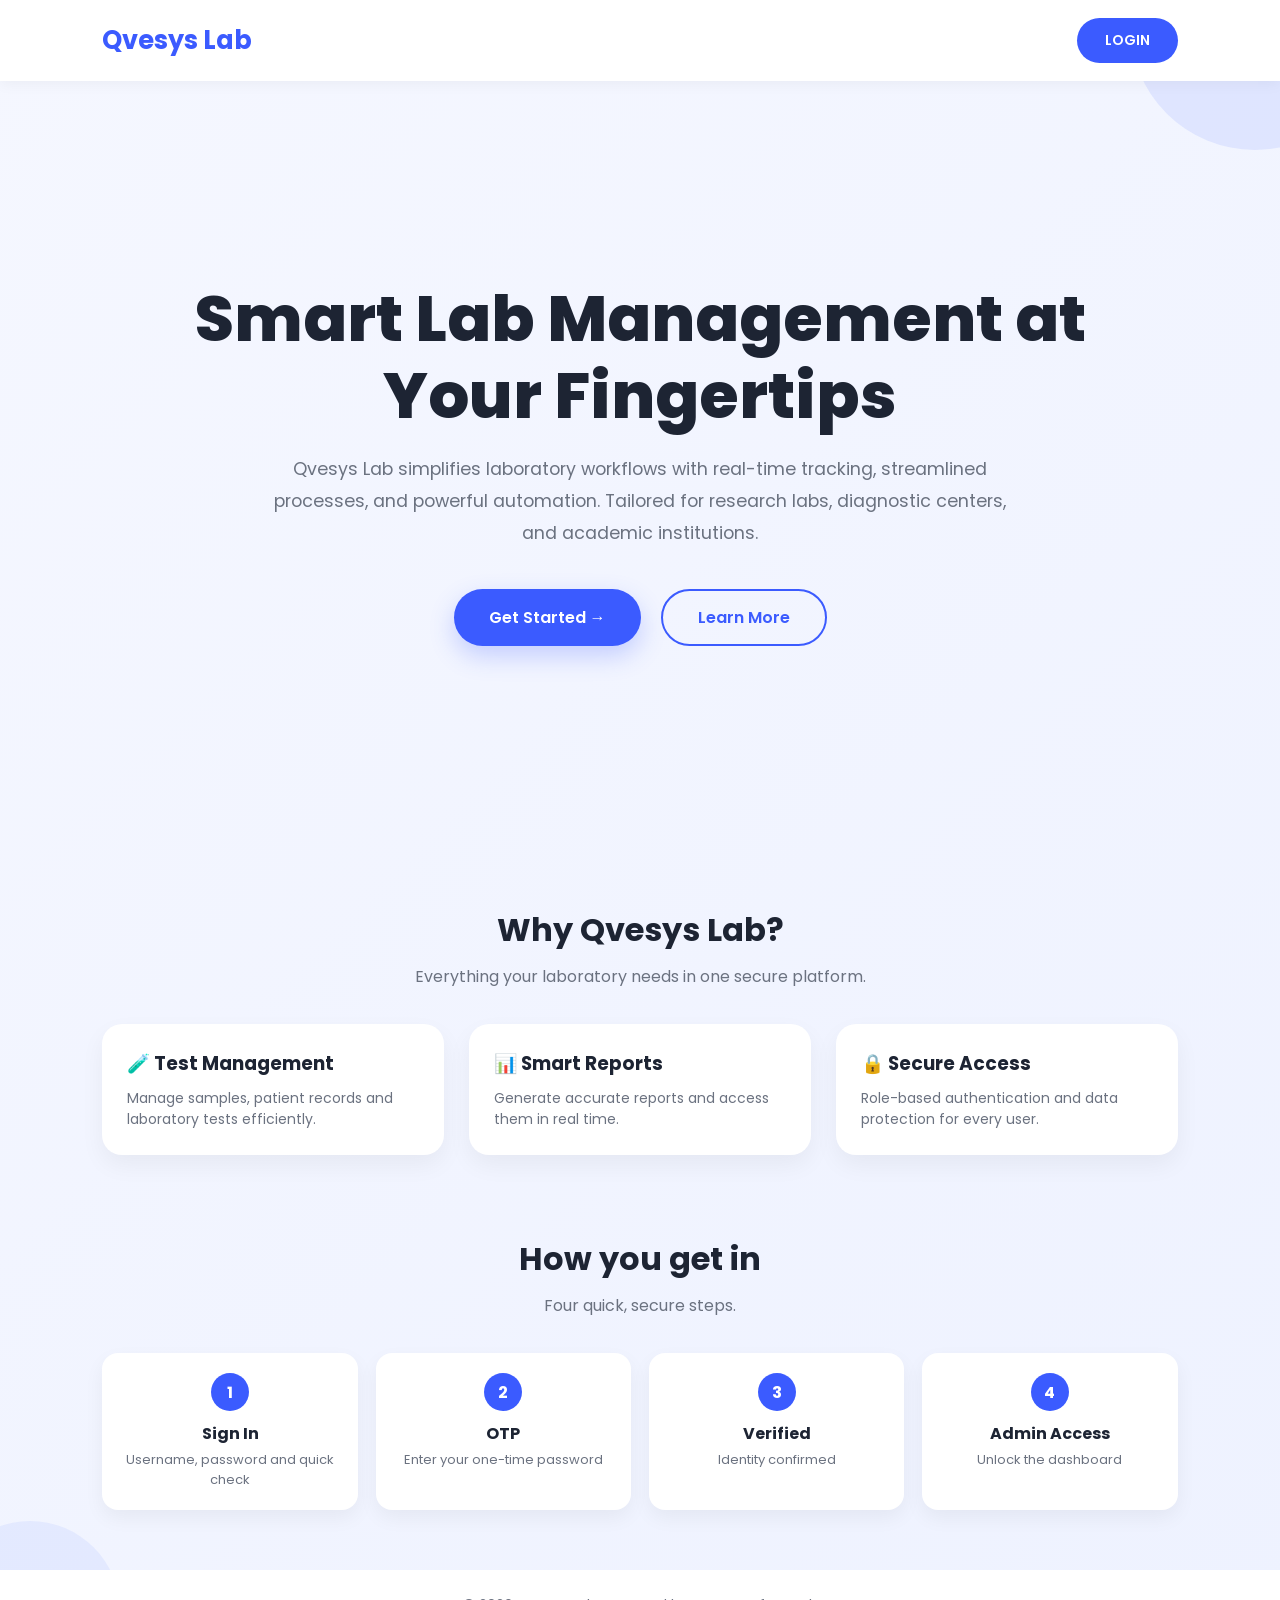
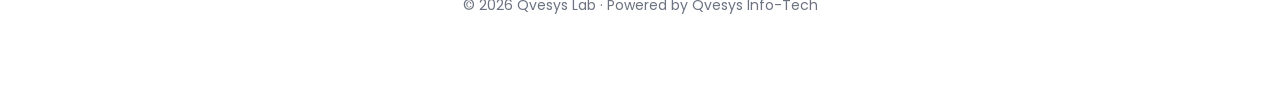
<file: Index.html>
<!DOCTYPE html>
<html lang="en">
<head>
<meta charset="UTF-8">
<meta name="viewport" content="width=device-width, initial-scale=1.0">
<title>Qvesys Lab Management</title>

<!-- Google Font -->
<link href="https://fonts.googleapis.com/css2?family=Poppins:wght@300;400;500;600;700;800&display=swap" rel="stylesheet">

<!-- This page's CSS -->
<link rel="stylesheet" href="https://sivadurai8838-gif.github.io/lab-project/index.css">
</head>
<body>

<!-- Background Shapes -->
<div class="bg-circle circle1"></div>
<div class="bg-circle circle2"></div>

<!-- ============ HEADER ============ -->
<header>
    <div class="logo">Qvesys Lab</div>
    <a href="signin.html" class="login-btn">LOGIN</a>
</header>

<!-- ============ HERO SECTION ============ -->
<section class="hero">
    <div class="hero-content">

        <h1>Smart Lab Management at Your Fingertips</h1>

        <p>
            Qvesys Lab simplifies laboratory workflows with real-time tracking,
            streamlined processes, and powerful automation. Tailored for research labs,
            diagnostic centers, and academic institutions.
        </p>

        <div class="buttons">
            <!-- Get Started opens the Sign In page -->
            <a href="signin.html" class="primary-btn">Get Started →</a>
            <a href="#learn" class="secondary-btn">Learn More</a>
        </div>

    </div>
</section>

<!-- ============ FEATURES SECTION ============ -->
<section class="features" id="learn">
    <h2 class="section-title">Why Qvesys Lab?</h2>
    <p class="section-sub">Everything your laboratory needs in one secure platform.</p>

    <div class="feature-grid">
        <div class="feature-card">
            <h3>🧪 Test Management</h3>
            <p>Manage samples, patient records and laboratory tests efficiently.</p>
        </div>

        <div class="feature-card">
            <h3>📊 Smart Reports</h3>
            <p>Generate accurate reports and access them in real time.</p>
        </div>

        <div class="feature-card">
            <h3>🔒 Secure Access</h3>
            <p>Role-based authentication and data protection for every user.</p>
        </div>
    </div>
</section>

<!-- ============ HOW IT WORKS ============ -->
<section class="steps">
    <h2 class="section-title">How you get in</h2>
    <p class="section-sub">Four quick, secure steps.</p>

    <div class="step-grid">
        <div class="step"><span>1</span><h4>Sign In</h4><p>Username, password and quick check</p></div>
        <div class="step"><span>2</span><h4>OTP</h4><p>Enter your one-time password</p></div>
        <div class="step"><span>3</span><h4>Verified</h4><p>Identity confirmed</p></div>
        <div class="step"><span>4</span><h4>Admin Access</h4><p>Unlock the dashboard</p></div>
    </div>
</section>

<footer>
    © 2026 Qvesys Lab · Powered by Qvesys Info-Tech
</footer>

</body>
</html>
</file>
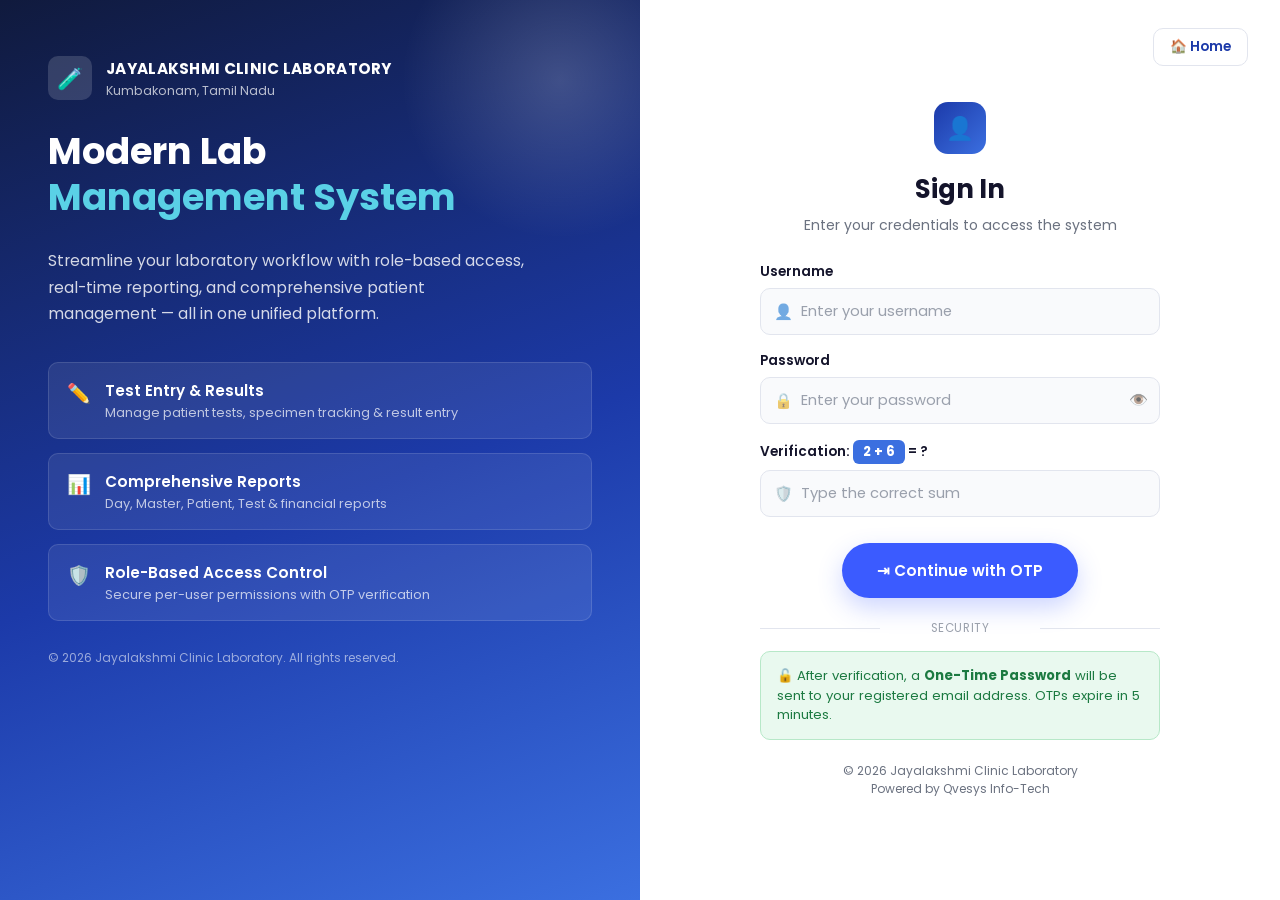
<file: admin.html>
<!DOCTYPE html>
<html lang="en">
<head>
<meta charset="UTF-8">
<meta name="viewport" content="width=device-width, initial-scale=1.0">
<title>Admin Access</title>

<link rel="stylesheet" href="https://sivadurai8838-gif.github.io/lab-project/admin.css">
</head>
<body>

<!-- Admin Access Popup -->
<div class="popup">

    <h1>Admin Access</h1>

    <p>Please enter admin password</p>

    <div class="input-box">
        <input type="password" id="adminPassword" placeholder="Enter password" autocomplete="off">
    </div>

    <div class="buttons">
        <!-- OK: correct password opens the dashboard -->
        <button type="button" class="btn ok-btn" id="okBtn">OK</button>
        <!-- Cancel: signs out and returns to Home -->
        <button type="button" class="btn cancel-btn" id="cancelBtn">Cancel</button>
    </div>

    <div class="success" id="message"></div>

</div>

<script src="https://sivadurai8838-gif.github.io/lab-project/config.js"></script>
<script src="https://sivadurai8838-gif.github.io/lab-project/auth.js"></script>
<script src="https://sivadurai8838-gif.github.io/lab-project/admin.js"></script>
</body>
</html>
</file>
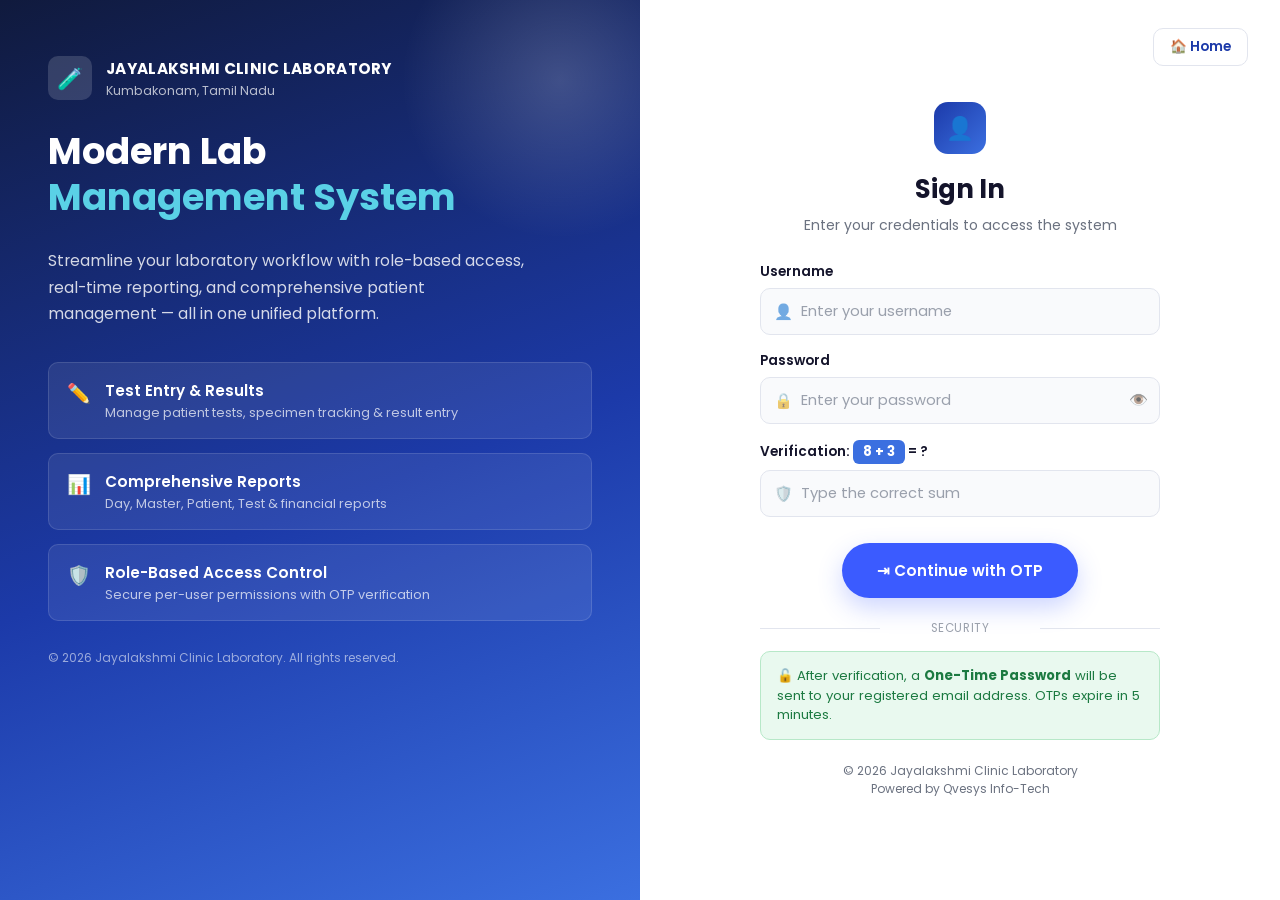
<file: dashboard.html>
<!DOCTYPE html>
<html lang="en">
<head>
<meta charset="UTF-8">
<meta name="viewport" content="width=device-width, initial-scale=1.0">
<title>Dashboard | Qvesys Lab</title>

<link href="https://fonts.googleapis.com/css2?family=Poppins:wght@400;500;600;700&display=swap" rel="stylesheet">
<link rel="stylesheet" href="https://sivadurai8838-gif.github.io/lab-project/dashboard.css">
</head>
<body>

<header>
    <div class="logo">Qvesys Lab</div>
    <div class="right">
        <span class="welcome">Welcome, <strong id="userName">Admin</strong></span>
        <button type="button" class="logout-btn" id="logoutBtn">Logout</button>
    </div>
</header>

<main>
    <h1>Admin Dashboard</h1>
    <p class="sub">You have been verified and granted admin access.</p>

    <div class="grid">
        <div class="card"><h3>🧪 Test Entry &amp; Results</h3><p>Patient tests, specimen tracking and result entry.</p></div>
        <div class="card"><h3>📊 Reports</h3><p>Day, master, patient, test and financial reports.</p></div>
        <div class="card"><h3>👥 Patients</h3><p>Patient records and history.</p></div>
        <div class="card"><h3>🛡️ User Access</h3><p>Role-based permissions for every user.</p></div>
    </div>

    <a href="admin.html" class="back-link">← Back to Admin Access</a>
</main>

<script src="https://sivadurai8838-gif.github.io/lab-project/config.js"></script>
<script src="https://sivadurai8838-gif.github.io/lab-project/auth.js"></script>
<script src="https://sivadurai8838-gif.github.io/lab-project/dashboard.js"></script>
</body>
</html>
</file>
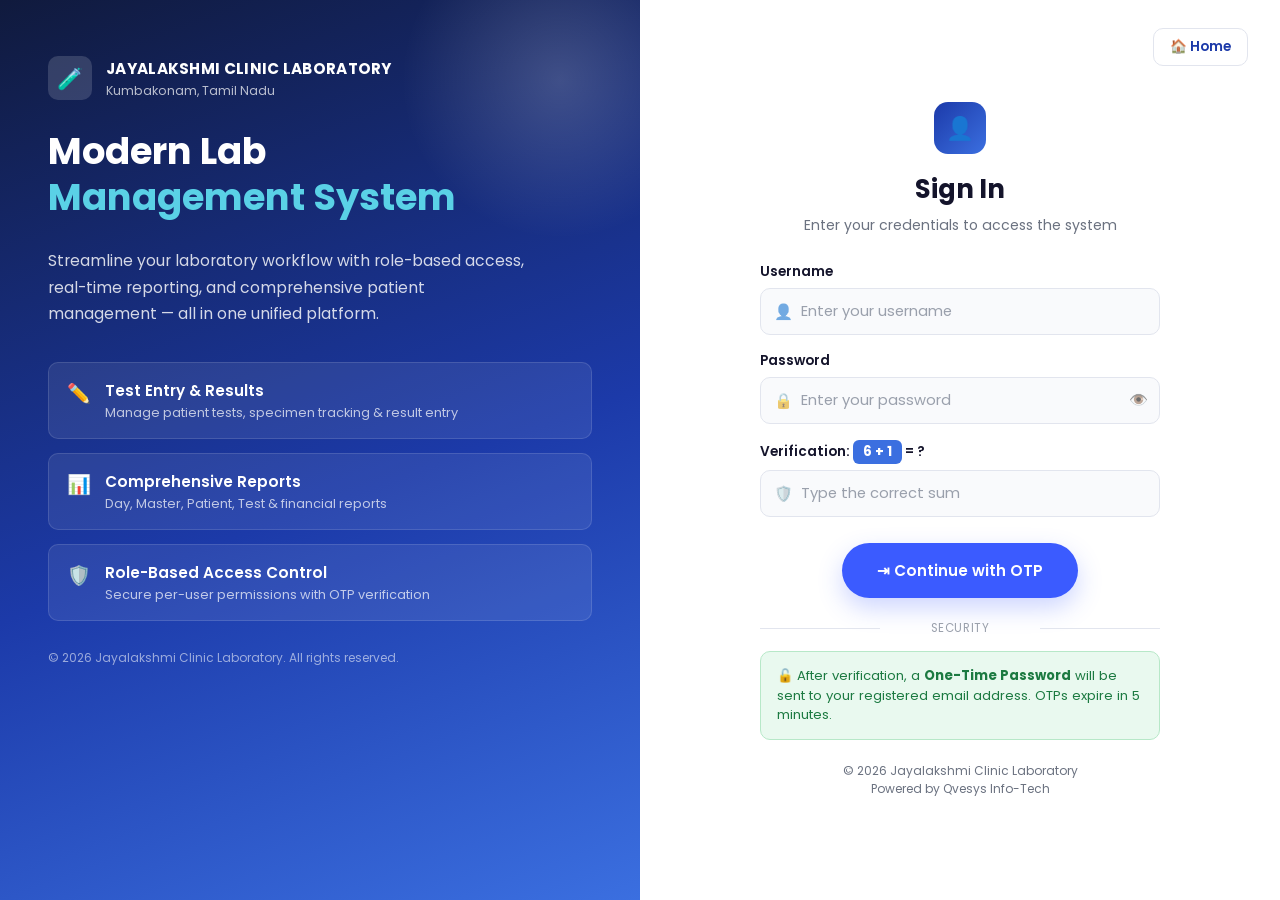
<file: otp.html>
<!DOCTYPE html>
<html lang="en">

<head>
<meta charset="UTF-8">
<meta name="viewport" content="width=device-width, initial-scale=1.0">
<title>Verify Access | Qvesys Secure</title>

<!-- Google Fonts: Poppins -->
<link href="https://fonts.googleapis.com/css2?family=Poppins:wght@300;400;500;600;700&display=swap" rel="stylesheet">
<!-- Font Awesome (icons) -->
<link rel="stylesheet" href="https://cdnjs.cloudflare.com/ajax/libs/font-awesome/6.4.0/css/all.min.css">

<!-- This page's CSS -->
<link rel="stylesheet" href="https://sivadurai8838-gif.github.io/lab-project/otp.css">
</head>

<body>
<div class="split-container">

<!-- Left Visual Side -->
<div class="visual-side">
<div class="visual-content">
<div class="brand-logo">
<i class="fas fa-flask"></i>
<span id="companyName">Lab System</span>
</div>
<h1>Security <span>Verified</span></h1>
<p>We've added an extra layer of security to your account. Please complete the verification to continue
your session.</p>

<div class="feature-list">
<div class="feature-item">
<i class="fas fa-shield-halved"></i>
Multi-factor Authentication Active
</div>
<div class="feature-item">
<i class="fas fa-user-lock"></i>
Session Encrypted &amp; Secure
</div>
<div class="feature-item">
<i class="fas fa-clock-rotate-left"></i>
OTP Valid for 5 Minutes
</div>
</div>
</div>
</div>

<!-- Right Form Side -->
<div class="form-side">
<div class="form-container">
<div class="form-header">
<div class="form-header-icon">
<i class="fas fa-key"></i>
</div>
<h2>Verify OTP</h2>
<p>Enter the code sent to your registered email to gain access.</p>
</div>

<!-- Demo only: no email server is connected, so the OTP is shown here -->
<div class="demo-box">
Demo mode — your OTP is <strong id="demoOtp">------</strong>
</div>

<form id="otpForm" novalidate>
<div class="input-group">
<label class="input-label" for="otpField">Verification Code</label>
<div class="otp-input-wrapper">
<i class="fas fa-shield"></i>
<input type="password" name="otp_entered" id="otpField" class="otp-input"
placeholder="••••••" required maxlength="10" autocomplete="one-time-code">
</div>
</div>

<p class="otp-error" id="otpError"></p>

<!-- Next: checks the OTP, then opens the Verify Check page -->
<button type="submit" class="verify-btn" id="verify-btn">
<i class="fas fa-check-double"></i>
<span>Verify &amp; Continue</span>
</button>
</form>

<div class="resend-container">
<span id="resend-timer">Resend OTP in <strong id="timer-sec">60</strong>s</span>
<button type="button" class="resend-link" id="resend-link" style="display:none;">Resend OTP</button>
</div>

<!-- Back to Sign In -->
<a href="signin.html" class="back-to-login">
<i class="fas fa-arrow-left-long"></i> Back to Login
</a>
</div>
</div>
</div>

<script src="https://sivadurai8838-gif.github.io/lab-project/config.js"></script>
<script src="https://sivadurai8838-gif.github.io/lab-project/auth.js"></script>
<script>
// Company name (this replaces the PHP company.json lookup)
document.getElementById('companyName').textContent = APP_CONFIG.companyName || 'Lab System';
</script>
<script src="https://sivadurai8838-gif.github.io/lab-project/otp.js"></script>
</body>

</html>
</file>
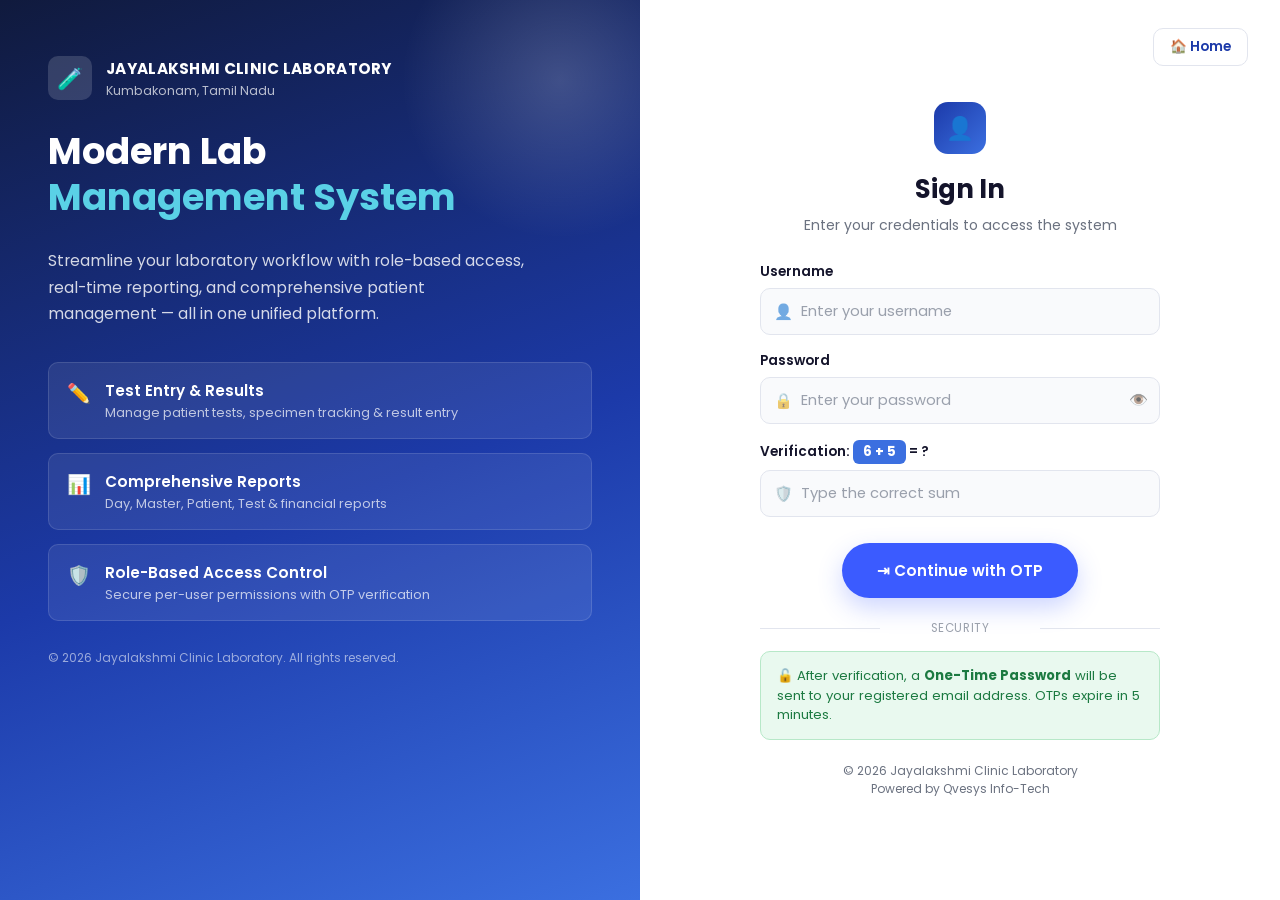
<file: signin.html>
<!DOCTYPE html>
<html lang="en">
<head>
  <meta charset="UTF-8">
  <meta name="viewport" content="width=device-width, initial-scale=1.0">
  <title>Sign In | Jayalakshmi Clinic Laboratory</title>

  <!-- Poppins font (the CSS already asks for it) -->
  <link href="https://fonts.googleapis.com/css2?family=Poppins:wght@300;400;500;600;700&display=swap" rel="stylesheet">

  <!-- This page's CSS -->
  <link rel="stylesheet" href="https://sivadurai8838-gif.github.io/lab-project/signin.css">
</head>
<body>

  <div class="page">

    <!-- ============ LEFT PANEL — BRANDING ============ -->
    <section class="panel panel--brand">
      <div class="glow" aria-hidden="true"></div>

      <div class="panel__content">
        <div class="brand">
          <div class="brand__icon">🧪</div>
          <div>
            <h2 class="brand__name">JAYALAKSHMI CLINIC LABORATORY</h2>
            <p class="brand__location">Kumbakonam, Tamil Nadu</p>
          </div>
        </div>

        <h1 class="tagline">
          Modern Lab<br>
          <span class="tagline__highlight">Management System</span>
        </h1>

        <p class="tagline__desc">
          Streamline your laboratory workflow with role-based access, real-time reporting,
          and comprehensive patient management — all in one unified platform.
        </p>

        <div class="features">
          <div class="feature-card">
            <span class="feature-card__icon">✏️</span>
            <div>
              <h3>Test Entry &amp; Results</h3>
              <p>Manage patient tests, specimen tracking &amp; result entry</p>
            </div>
          </div>

          <div class="feature-card">
            <span class="feature-card__icon">📊</span>
            <div>
              <h3>Comprehensive Reports</h3>
              <p>Day, Master, Patient, Test &amp; financial reports</p>
            </div>
          </div>

          <div class="feature-card">
            <span class="feature-card__icon">🛡️</span>
            <div>
              <h3>Role-Based Access Control</h3>
              <p>Secure per-user permissions with OTP verification</p>
            </div>
          </div>
        </div>

        <p class="panel__footer">© 2026 Jayalakshmi Clinic Laboratory. All rights reserved.</p>
      </div>
    </section>

    <!-- ============ RIGHT PANEL — SIGN IN FORM ============ -->
    <section class="panel panel--form">
      <!-- Back to Home -->
      <a href="index.html" class="home-link">🏠 Home</a>

      <div class="form-wrap">
        <div class="form-icon">👤</div>
        <h1 class="form-title">Sign In</h1>
        <p class="form-subtitle">Enter your credentials to access the system</p>

        <form id="signInForm" novalidate>

          <!-- Username -->
          <label class="field-label" for="username">Username</label>
          <div class="input-wrap">
            <span class="input-icon">👤</span>
            <input type="text" id="username" name="username" placeholder="Enter your username" autocomplete="username" required>
          </div>

          <!-- Password -->
          <label class="field-label" for="password">Password</label>
          <div class="input-wrap">
            <span class="input-icon">🔒</span>
            <input type="password" id="password" name="password" placeholder="Enter your password" autocomplete="current-password" required>
            <button type="button" class="toggle-password" id="togglePassword" aria-label="Show password">👁️</button>
          </div>

          <!-- Verification (simple math captcha) -->
          <label class="field-label" for="verification">
            Verification: <span class="captcha-sum" id="captchaSum">6 + 4</span> = ?
          </label>
          <div class="input-wrap">
            <span class="input-icon">🛡️</span>
            <input type="number" id="verification" name="verification" placeholder="Type the correct sum" required>
          </div>

          <p class="error-msg" id="errorMsg"></p>

          <!-- Submit: checks the form, then opens the OTP page -->
          <div class="buttons">
            <button type="submit" class="Otp-btn btn-submit">⇥ Continue with OTP</button>
          </div>
        </form>

        <p class="security-label">Security</p>

        <div class="otp-notice">
          🔓 After verification, a <strong>One-Time Password</strong> will be sent to your
          registered email address. OTPs expire in 5 minutes.
        </div>

        <p class="panel__footer panel__footer--center">
          © 2026 Jayalakshmi Clinic Laboratory<br>
          Powered by Qvesys Info-Tech
        </p>
      </div>
    </section>

  </div>

  <!-- Shared + page JavaScript (order matters) -->
  <script src="https://sivadurai8838-gif.github.io/lab-project/config.js"></script>
  <script src="https://sivadurai8838-gif.github.io/lab-project/auth.js"></script>
  <script src="https://sivadurai8838-gif.github.io/lab-project/signin.js"></script>
</body>
</html>
</file>
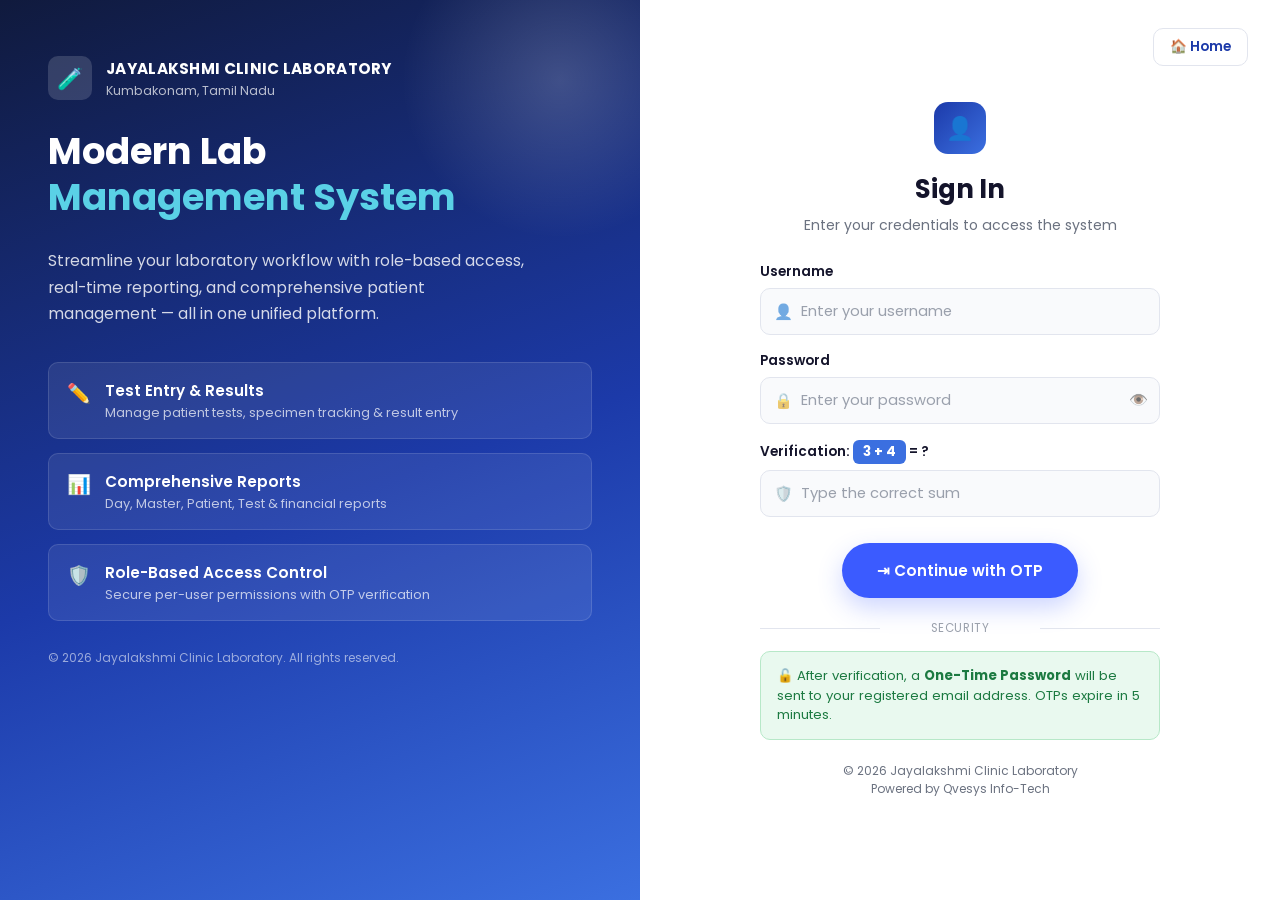
<file: verify.html>
<!DOCTYPE html>
<html lang="en">
<head>
<meta charset="UTF-8">
<meta name="viewport" content="width=device-width, initial-scale=1.0">
<title>Verification Successful</title>

<link href="https://fonts.googleapis.com/css2?family=Poppins:wght@400;600&display=swap" rel="stylesheet">
<link rel="stylesheet" href="https://sivadurai8838-gif.github.io/lab-project/verify.css">
</head>
<body>

<div class="success-box">
    <div class="icon">✓</div>

    <h2>Verification Successful</h2>

    <p>Your identity has been verified successfully.</p>

    <div class="btn-row">
        <!-- Continue opens the Admin page -->
        <a href="admin.html" class="btn">Continue</a>
        <!-- Logout clears the session and returns to Home -->
        <a href="index.html" class="btn btn-outline" id="logoutBtn">Logout</a>
    </div>
</div>

<script src="https://sivadurai8838-gif.github.io/lab-project/config.js"></script>
<script src="https://sivadurai8838-gif.github.io/lab-project/auth.js"></script>
<script src="https://sivadurai8838-gif.github.io/lab-project/verify.js"></script>
</body>
</html>
</file>
